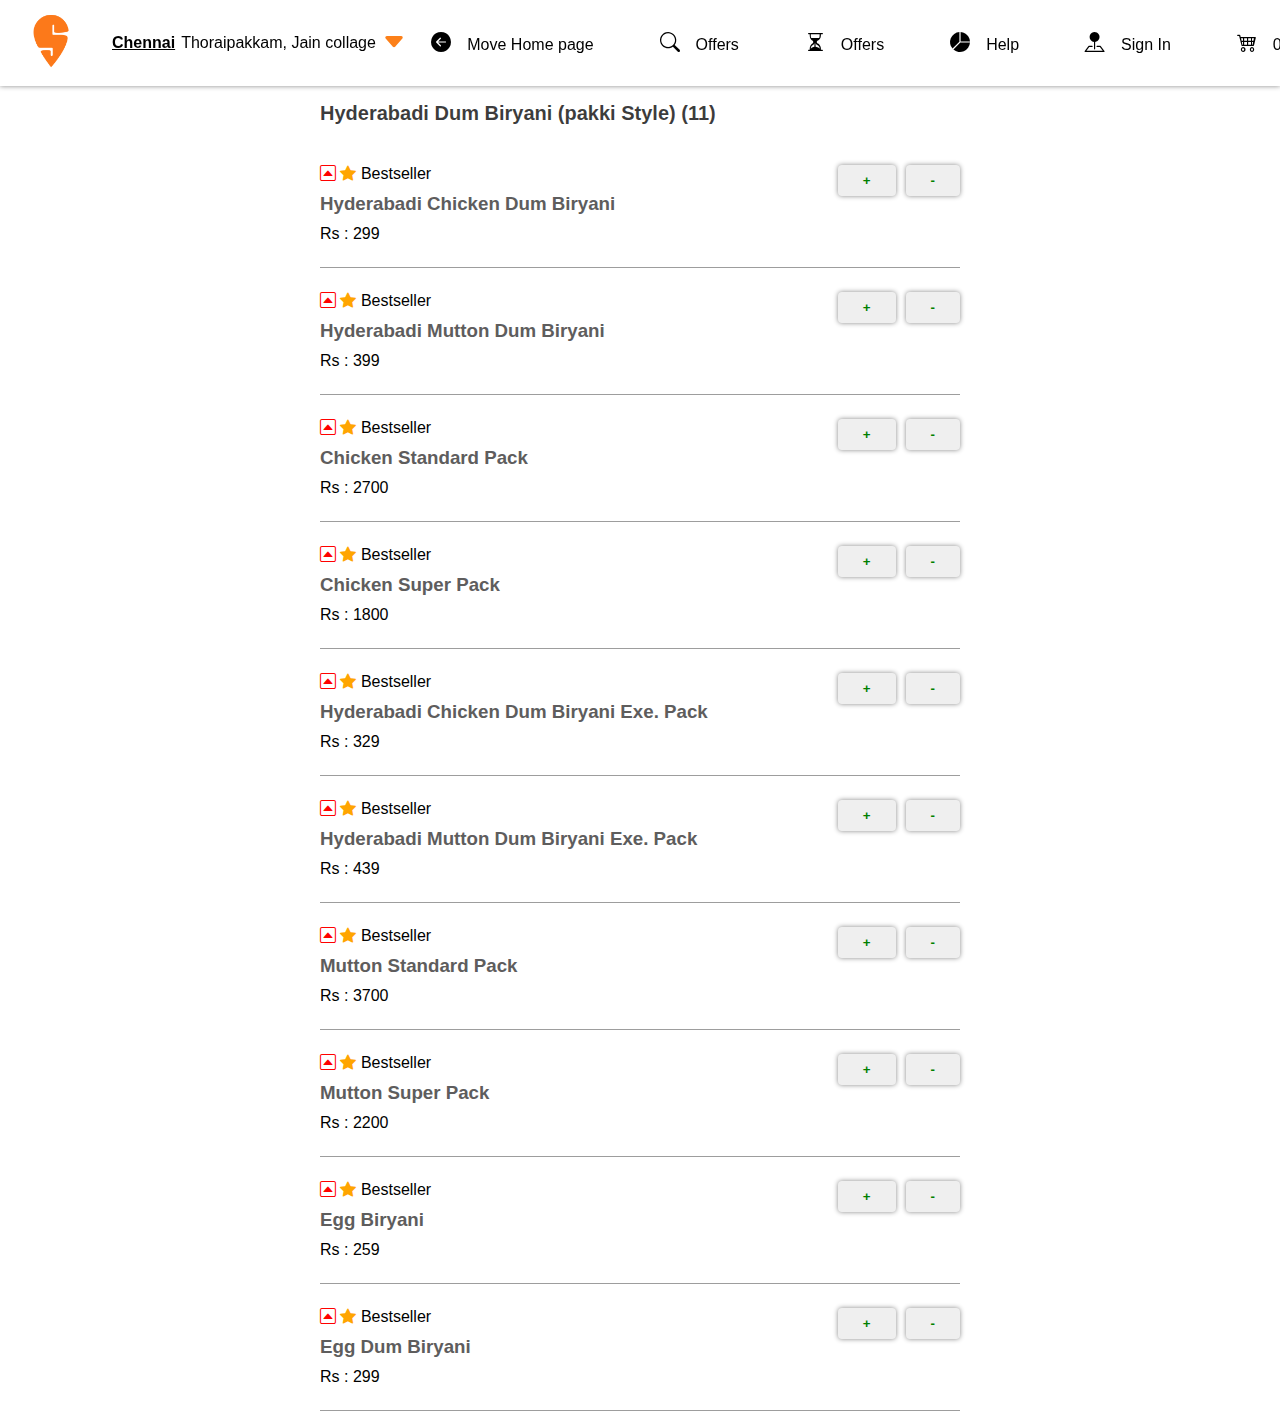
<file: new.form.html>
<!DOCTYPE html>
<html lang="en">

<head>
    <meta charset="UTF-8">
    <meta name="viewport" content="width=device-width, initial-scale=1.0">

    <link rel="stylesheet" href="https://cdn.jsdelivr.net/npm/bootstrap-icons@1.10.5/font/bootstrap-icons.css">
    <title>Food details </title>
    <link rel="stylesheet" href="css/foodDetails.css">
</head>


<body>

    <section class="swiggyfood-header-sec">
        <!-- <section class="swiggy-header-sec"> -->
        <div class="container">
            <header>

                <div class="log-content">

                    <div class="swiggy-logo">
                        <img src="image/swiggy-logo.png" onclick="filePath()" alt="swiggy-logo ">
                    </div>

                    <div class="location">
                        <a href="#">Chennai</a>
                        <span>Thoraipakkam, Jain collage </span>
                        <i class="bi bi-caret-down-fill"></i>
                    </div>

                </div>

                <nav>
                    <ul>
                        <li><a href="index.html"><i class="bi bi-arrow-left-circle-fill"></i><span>Move Home
                                    page</span></a></li>
                        <li><a href="#"><i class="bi bi-search"></i><span>Offers</span></a></li>
                        <li><a href="#"><i class="bi bi-hourglass-split"></i><span>Offers</span></a></li>
                        <li><a href="#"><i class="bi bi-pie-chart-fill"></i><span>Help</span></a></li>
                        <li id="swiggyLogin"><a href="#"><i class="bi bi-pin-map-fill"></i><span>Sign In</span></a></li>
                        <!-- get cart -->
                        <li><a href="#"><i class="bi bi-cart4"></i><span id="cart">0</span><span>Cart</span></a></li>
                    </ul>
                </nav>

            </header>
        </div>
    </section>

    <section class="swiggyfood-details-sec">
        <div class="container detailsConatiner  ">
            <h2 class="shopName">Hyderabadi Dum Biryani (pakki Style) (11)</h2>
            <!-- get details  -->
            <div class="details">


            </div>
        </div>
    </section>

    <script>


        let foodDetails = [
            {
                id: 1,
                foodName: "Hyderabadi Chicken Dum Biryani",
                rate: "299"
            },
            {
                id: 2,
                foodName: "Hyderabadi Mutton Dum Biryani",
                rate: "399"
            },
            {
                id: 3,
                foodName: "Chicken Standard Pack",
                rate: "2700"
            },
            {
                id: 4,
                foodName: "Chicken Super Pack",
                rate: "1800"
            },
            {
                id: 5,
                foodName: "Hyderabadi Chicken Dum Biryani Exe. Pack",
                rate: "329"
            },
            {
                id: 6,
                foodName: "Hyderabadi Mutton Dum Biryani Exe. Pack",
                rate: "439"
            },
            {
                id: 7,
                foodName: "Mutton Standard Pack",
                rate: "3700"
            },
            {
                id: 8,
                foodName: "Mutton Super Pack",
                rate: "2200"
            },
            {
                id: 9,
                foodName: "Egg Biryani",
                rate: "259"
            },
            {
                id: 10,
                foodName: "Egg Dum Biryani",
                rate: "299"
            },
        ]

        // ------------------ HTML row Creation ------------------------- //

        let details = document.querySelector(".details"); // get details div

        foodDetails.forEach((e) => {

            let rowDiv = document.createElement("div");
            rowDiv.classList.add("row");
            details.appendChild(rowDiv);

            let colDiv = document.createElement("div");
            colDiv.classList.add("col");
            colDiv.innerHTML = ` <i class="bi bi-caret-up-square"></i>
                        <i class="bi bi-star-fill"></i> Bestseller `
            rowDiv.appendChild(colDiv);

            let heading = document.createElement("h3");
            heading.innerHTML = e.foodName;
            colDiv.appendChild(heading)

            let rate = document.createElement("p");
            rate.innerHTML = "Rs : " + e.rate;
            colDiv.appendChild(rate)

            // btn col
            let btnCol = document.createElement("div");
            btnCol.classList.add("col");
            rowDiv.appendChild(btnCol)

            let btn1 = document.createElement("button");
            btn1.setAttribute("onclick", "add()");
            btn1.innerHTML = " + ";
            btnCol.appendChild(btn1)

            let btn2 = document.createElement("button");
            btn2.setAttribute("onclick", "sub()");
            btn2.innerHTML = " - ";
            btnCol.appendChild(btn2)


        })










        let cart = document.getElementById("cart")
        let cart1 = document.getElementById("cart1")
        let cart2 = document.getElementById("cart2")

        let count = 0;
        function add() {
            count++;
            cart.innerHTML = count;
            cart1.innerHTML = count;
            // cart2.innerHTML = count;
        }

        function sub() {
            if (count > 0) {

                count--;
                cart.innerHTML = count;
                cart1.innerHTML = count;
            }
        }

        function filePath() {
            window.location = "index.html"
        }

    </script>

    </div>
    </div>

    </section>

</body>

</html>
</file>
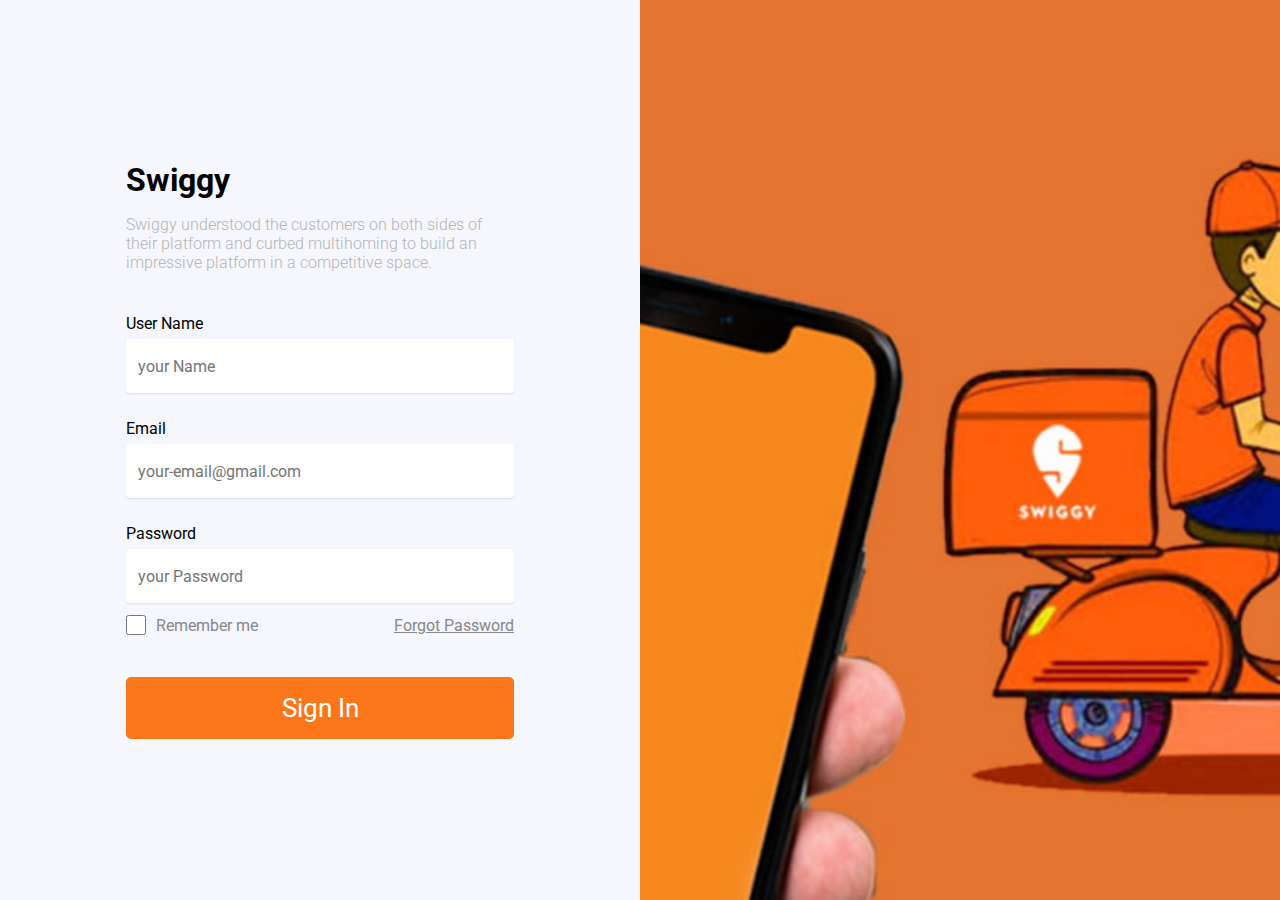
<file: swiggy.signin.form.html>
<!DOCTYPE html>
<html lang="en">

<head>
    <meta charset="UTF-8">
    <link href="https://fonts.googleapis.com/css?family=Roboto:300,400&amp;display=swap" rel="stylesheet">
    <link rel="stylesheet" href="https://cdn.jsdelivr.net/npm/bootstrap-icons@1.10.5/font/bootstrap-icons.css">
    <meta name="viewport" content="width=device-width, initial-scale=1.0">
    <title>Form Validation</title>
    <link rel="stylesheet" href="css/swiggy.signin.form.style.css">
</head>

<body>

    <section class="login-page-sec">

        <div class="container row-sec">

            <!-- ================= INPUT SECTION START ============= -->
            <div class=" col-sec1 ">

                <div class="input-sec">

                    <h1>Swiggy</h1>
                    <p> Swiggy understood the customers on both sides of their platform and curbed multihoming to build an impressive platform in a competitive space.</p>

                    <!-- 1) get form -->
                    <form id="form" action="">

                        <!--  === input box 1 === -->
                        <div class="inp-col">
                            <label for="userName">User Name</label>

                            <!-- 2) get usrname -->
                            <input class="input-box" id="userName" type="text" placeholder="your Name">

                            <!--3) get error msg -->
                            <div class="error"> </div>

                            <div class="eye-icon">
                                <!-- 4),5) get both icons -->
                                <i class="bi bi-exclamation errorMsg"></i>
                                <i class="bi bi-check2-circle successMsg"></i>

                            </div>

                        </div>

                        <!-- input box 2 -->
                        <div class="inp-col">
                            <label for="userEmail">Email</label>

                            <!-- 6) get email -->
                            <input class="input-box" id="userEmail" type="email" placeholder="your-email@gmail.com">

                            <div class="error"> </div>

                            <div class="eye-icon">
                                <i class="bi bi-exclamation errorMsg"></i>
                                <i class="bi bi-check2-circle successMsg"></i>

                            </div>

                        </div>



                        <!-- input box 3 -->
                        <div class="inp-col">
                            <label for="userPsw">Password</label>

                            <!-- 7) get psw -->
                            <input class="input-box" id="userPsw" type="password" placeholder="your Password">

                            <div class="error"> </div>

                            <div class="eye-icon">
                                <i class="bi bi-exclamation errorMsg"></i>
                                <i class="bi bi-check2-circle successMsg"></i>

                            </div>

                        </div>

                        <!-- check-box -->
                        <div class="pass-row">
                            <div class="remember-box">
                                <input class="check-box" type="checkbox">
                                <span>Remember me</span>
                            </div>
                            <div class="forget-link">
                                <a href="#">Forgot Password</a>
                            </div>
                        </div>

                        <div>
                            <button class="submit-btn" type="submit" value="">Sign In</button>
                        </div>
                    </form>
                </div>

            </div>
            <!-- ================= INPUT SECTION END ================= -->


            <!-- ================= IMAGE SECTION START =============== -->
            <div class="col-sec2 img-col-sec">

                <div class="image-sec">
                    <!-- <img src="image/bg_1.jpg.webp" alt="image"> -->
                </div>
            </div>
            <!-- ================= IMAGE SECTION END ================= -->

        </div>


    </section>

    <script src="main/swiggy.signin.form.script.js"></script>

</body>

</html>
</file>
<file: css/foodDetails.css>
* {
        padding: 0;
        margin: 0;
        box-sizing: border-box;
        font-family: ProximaNova, arial, Helvetica Neue, sans-serif;
    }

    a {
        text-decoration: none;
        color: black;
        /* font-weight: 600; */
    }

    ul {
        list-style-type: none;
    }

    .container {
        width: 1360px;
        margin: 0 auto;
    }

    img {
        width: 100%;
    }

    .swiggyfood-header-sec {
        position: sticky;
        top: 0;
        z-index: 2;
        background-color: white;
        box-shadow: 0px 0px 5px #00000078;
    }

    header {
        display: flex;
        align-items: center;
        justify-content: space-between;
        padding: 6px 16px;
    }

    .swiggy-logo {
        width: 70px;
        transition: .5s;
    }

    .swiggy-logo:hover {
        transform: scale(1.1);
        transition: .5s;
        cursor: pointer;
    }

    .log-content,
    .location {
        display: flex;
        align-items: center;
        gap: 26px;
    }

    .location {
        gap: 6px;
    }

    .location i {
        color: #fc8019;
        font-weight: 700;
        font-size: 24px;
    }

    .location a {
        font-weight: 600;
        text-decoration: underline;
    }

    .location a:hover,
    nav li a:hover {
        color: #fc8019;
    }

    nav ul {
        display: flex;
        justify-content: space-between;
        gap: 50px;
        font-size: 16px;
    }

    nav ul i {
        font-size: 20px;
    }

    nav li {
        padding-right: 16px;
    }

    nav span {
        padding-left: 16px;
    }

    /* ============= detailsConatiner =========== */
    .detailsConatiner {
        width: 50%;
        margin: auto;
    }
    .shopName{
        padding: 16px 0;
        font-size: 20px;
        color: #0f0f0fcf;
    }
    .row{
        display: flex;
        justify-content: space-between;
        /* align-items: center; */
        padding: 24px 0; 
        border-bottom: 1px solid #808080c4;
    }
    .bi-caret-up-square{
        color: red;
    }
    .bi-star-fill{
        color: orange;
    }
    .col h3{
        padding: 10px 0;
        color: #5e5d5d;
    }
    .col button{
        padding: 8px 25px;
        outline: none;
        border: none;
        border-radius: 4px;
        color: green;
        font-weight: 600;
        margin-left: 10px;
        box-shadow: 0px 0px 5px #00000078;
    }
</file>
<file: css/swiggy.signin.form.style.css>
* {
    padding: 0;
    margin: 0;
    box-sizing: border-box;
    font-family: "Roboto", sans-serif;

}

@media(min-width:320px) {
    .col-sec2 {
        display: none;
    }

    .input-sec {
        width: 100%;
        margin: auto;
        padding: 0 16px;
    }

    .col-sec1 {
        height: 100vh;
        background-color: #F6F7FC;
        display: flex;
    }
}

@media(min-width:620px) {
    .col-sec2 {
        display: none;
    }

    .input-sec {
        width: 400px;
        margin: auto;
        padding: 0 16px;
    }
}

@media(min-width:1000px) {

    .col-sec2 {
        display: block;
    }

    .image-sec {
        background-image: url(../image/Swiggy-image.png);
        width: 100%;
        height: 100%;
        background-size: cover;
        background-position: center;
        background-repeat: no-repeat;
    }

    .input-sec {
        width: 420px;
        margin: auto;
        padding: 0 16px;
    }

    .col-sec1 {
        width: 50%;
        /* height: 100vh; */
        background-color: #F6F7FC;
        display: flex;
        justify-content: center;
        align-items: center;
    }

    .row-sec {
        display: flex;
    }

}


.col-sec2 {
    width: 50%;
    /* height: 100vh; */
    background-color: #F6F7FC;
}

.input-sec p {
    padding: 16px 0;
    color: #b3b3b3;
    font-weight: 300;
}

/*==== col sec 2==== */
label {
    display: block;
    padding-bottom: 6px;
}

.input-box {
    width: 100%;
    border: 2px solid #fff;
    box-shadow: 0 1px 2px 0 rgba(0, 0, 0, 0.1);
    border-radius: 4px;
    height: 54px;
    background: #fff;
    font-size: 16px;
    padding: 8px 70px 8px 10px;
    outline: none;
    /* margin: 12px 0; */
}

.inp-col {
    position: relative;
    margin-top: 26px;
}

.eye-icon i {
    display: inline-block;
    position: absolute;
    top: 38px;
    right: 24px;
    font-size: 24px;
    opacity: 0;
}

.error,.errorMsg {
    color: red;
    font-size: initial;
}
.successMsg{
    color:green;
}
.pass-row {
    display: flex;
    align-items: center;
    justify-content: space-between;
    color: #888;
}

.remember-box {
    display: flex;
    align-items: center;
    gap: 10px;
}

.check-box {
    margin: 12px 0;
    width: 20px;
    height: 20px;

}

.forget-link a {
    color: #888;
}

.forget-link a:hover {
    text-decoration: none;
}

.submit-btn {
    width: 100%;
    border: none;
    color: #fff;
    padding: 16px 10px;
    margin-top: 30px;
    font-size: 26px;
    transition: 0.5s;
    border-radius: 5px;
    background-color: #FB771A;
    /* background-color: #de5e04; */
}

.submit-btn:hover {
    transition: 0.5s;
    background-color: #eb6304;

    /* background: #fb8633 */
}


input[type=checkbox] {
    accent-color: #eb6304;
}
</file>
